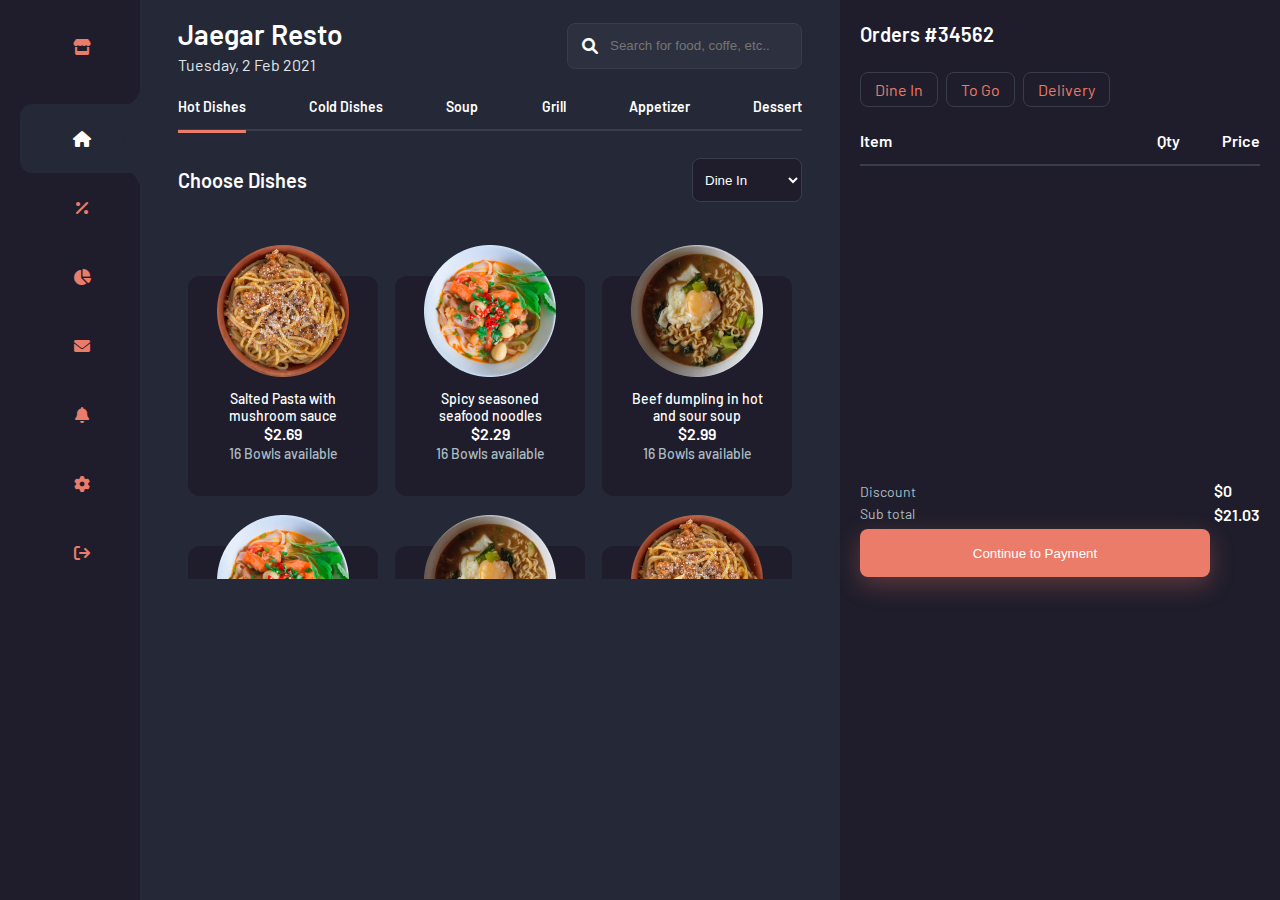
<file: lesson_3.20/index.html>
<!DOCTYPE html>
<html lang="en">

<head>
  <meta charset="UTF-8">
  <meta name="viewport" content="width=device-width, initial-scale=1.0">
  <title>Food-POS-Dark</title>
  <link rel="stylesheet" href="https://cdnjs.cloudflare.com/ajax/libs/font-awesome/6.0.0-beta3/css/all.min.css">
  <link rel="stylesheet" href="css/style.css">
</head>

<body>
  <section class="home-page">
    <section id="sidebar">
      <ul class="sidebar__list">
        <a  href="#">
          <i class="fa-solid fa-store"></i>
        </a>
        <a href="index.html" class="hovered" >
          <i class="fa-solid fa-house sidebar--icon--active"></i>
        </a>
        <a href="#">
          <i class="fa-solid fa-percent"></i>
        </a>
        <a href="data.html">
          <i class="fa-solid fa-chart-pie"></i>
        </a>
        <a href="#">
          <i class="fa-solid fa-envelope"></i>
        </a>
        <a href="#">
          <i class="fa-solid fa-bell"></i>
        </a>
        <a href="settings.html">
          <i class="fa-solid fa-gear"></i>
        </a>
        <a href="#">
          <i class="fa-solid fa-arrow-right-from-bracket"></i>
        </a>
      </ul>
    </section>
    <section id="menu">
      <div class="menu__headr">
        <div>
          <h2 class="menu-title">Jaegar Resto</h2>
          <p class="menu-data">Tuesday, 2 Feb 2021</p>
        </div>
        <form class="menu-form">
          <i class="fa-solid fa-magnifying-glass" style="color: white;"></i>
          <input  id="searchInput" type="text" placeholder="Search for food, coffe, etc..">
        </form>
      </div>
      <div class="menu__nav">
        <ul>
          <li>
            <a class="menu__nav--active" href="#">Hot Dishes</a>
          </li>
          <li>
            <a href="#">Cold Dishes</a>
          </li>
          <li>
            <a href="#">Soup</a>
          </li>
          <li>
            <a href="#">Grill</a>
          </li>
          <li>
            <a href="#">Appetizer</a>
          </li>
          <li>
            <a href="#">Dessert</a>
          </li>
        </ul>
        <span></span>
      </div>
      <div class="menu">
        <div class="menu__search">
          <h2>Choose Dishes</h2>
          <select>
            <option selected value="dine In">Dine In</option>
            <option value="to-Go ">To Go </option>
            <option value="delivery">Delivery</option>
          </select>
        </div>
      </div>
      <div class="cards">
        <div class="card">
          <img src="img/Images.png" alt="img">
          <div class="card__body">
            <h3 id="cardTitle">Salted Pasta with mushroom sauce</h3>
            <p>$2.69</p>
            <span>16 Bowls available</span>
          </div>
        </div>
        <div class="card">
          <img src="img/Image 1.png" alt="img">
          <div class="card__body">
            <h3 id="cardTitle">Spicy seasoned seafood noodles</h3>
            <p>$2.29</p>
            <span>16 Bowls available</span>
          </div>
        </div>
        <div class="card">
          <img src="img/Image 6.png" alt="img">
          <div class="card__body">
            <h3 id="cardTitle">Beef dumpling in hot and sour soup</h3>
            <p>$2.99</p>
            <span>16 Bowls available</span>
          </div>
        </div>
        <div class="card">
          <img src="img/Image 1.png" alt="img">
          <div class="card__body">
            <h3 id="cardTitle">Spicy seasoned seafood noodles</h3>
            <p>$2.29</p>
            <span>16 Bowls available</span>
          </div>
        </div>
        <div class="card">
          <img src="img/Image 6.png"  alt="img">
          <div class="card__body">
            <h3 id="cardTitle">Beef dumpling in hot and sour soup</h3>
            <p>$2.99</p>
            <span>16 Bowls available</span>
          </div>
        </div>
        <div class="card">
          <img src="img/Images.png" alt="img">
          <div class="card__body">
            <h3 id="cardTitle">Salted Pasta with mushroom sauce</h3>
            <p>$2.69</p>
            <span>16 Bowls available</span>
          </div>
        </div>
        <div class="card">
          <img src="img/Images.png" alt="img">
          <div class="card__body">
            <h3 id="cardTitle">Salted Pasta with mushroom sauce</h3>
            <p>$2.69</p>
            <span>16 Bowls available</span>
          </div>
        </div>
        <div class="card">
          <img src="img/Image 1.png" alt="img">
          <div class="card__body">
            <h3 id="cardTitle">Spicy seasoned seafood noodles</h3>
            <p>$2.29</p>
            <span>16 Bowls available</span>
          </div>
        </div>
        <div class="card">
          <img src="img/Image 6.png" alt="img">
          <div class="card__body">
            <h3 id="cardTitle">Beef dumpling in hot and sour soup</h3>
            <p>$2.99</p>
            <span>16 Bowls available</span>
          </div>
        </div>
        <div class="card">
          <img src="img/Image 1.png" alt="img">
          <div class="card__body">
            <h3 id="cardTitle">Spicy seasoned seafood noodles</h3>
            <p>$2.29</p>
            <span>16 Bowls available</span>
          </div>
        </div>
        <div class="card">
          <img src="img/Image 6.png"  alt="img">
          <div class="card__body">
            <h3 id="cardTitle">Beef dumpling in hot and sour soup</h3>
            <p>$2.99</p>
            <span>16 Bowls available</span>
          </div>
        </div>
        <div class="card">
          <img src="img/Images.png" alt="img">
          <div class="card__body">
            <h3 id="cardTitle">Salted Pasta with mushroom sauce</h3>
            <p>$2.69</p>
            <span>16 Bowls available</span>
          </div>
        </div>
      </div>
    </section>
    <section id="orders">
      <div class="orders_headr">
        <h2>Orders #34562</h2>
        <ul>
          <li><a href="#">Dine In</a></li>
          <li><a href="#">To Go</a></li>
          <li><a href="#">Delivery</a></li>
        </ul>
        <div class="row">
          <h4>Item</h4>
          <div class="row">
            <p>Qty</p>
            <p>Price</p>
          </div>
        </div>
        <span></span>
      </div>
      <div class="orders_list">
      </div>
      <div class="orders_footer">
        <div class="row">
          <div class="text-sum">
            <h4>Discount</h4>
            <h4>Sub total</h4>
          </div>
          <div class="sum">
            <p>$0</p>
            <p>$21.03</p>
          </div>
        </div>
        <button>Continue to Payment</button>
      </div>
    </section>
    <div  id="payment"> 
      <div class="payment__heade">
        <h2>Payment</h2>
        <p>3 payment method available</p>
        <span></span>
      </div> 
      <div class="payment__cards">
        <h2>Payment Method</h2>
        <div class="payment__cards-item">
          <div class="payment__card pay_clik">
            <i class="fa-solid fa-credit-card" style="color: white;"></i>
            <p>Credit Card</p>
          </div>
          <div class="payment__card">
            <i class="fa-brands fa-paypal" style="color: white;"></i>
            <p>Credit Card</p>
          </div>
          <div class="payment__card">
            <i class="fa-solid fa-wallet" style="color: white;"></i>
            <p>Credit Card</p>
          </div>
        </div>
      </div>
      <form class="pay_form">
        <label for="name">Cardholder Name</label>
        <input  class="pay_input_heat" id="name" type="text" placeholder="Levi Ackerman" required >
        <br><br>
        <label for="raqam">Card Number</label>
        <input class="pay_input_heat" id="raqam" type="number" placeholder="2564 1421 0897 1244" required><br><br>
        <div class="row">
          <div>
            <label for="data">Expiration Date</label><br>
            <input id="data" type="date" placeholder="02/02/2022" required>
          </div>
          <div>
            <label for="cvv">CVV</label><br>
            <input id="cvv" type="password" placeholder="***" required>
          </div>
        </div>
        <span></span>
        <button class="pay_cancel" >Cancel</button>
        <button class="pay_submit" type="submit">Confirm Payment</button>
      </form>
    </div>
  </section>


  <script src="js/app.js"></script>
</body>

</html>
</file>
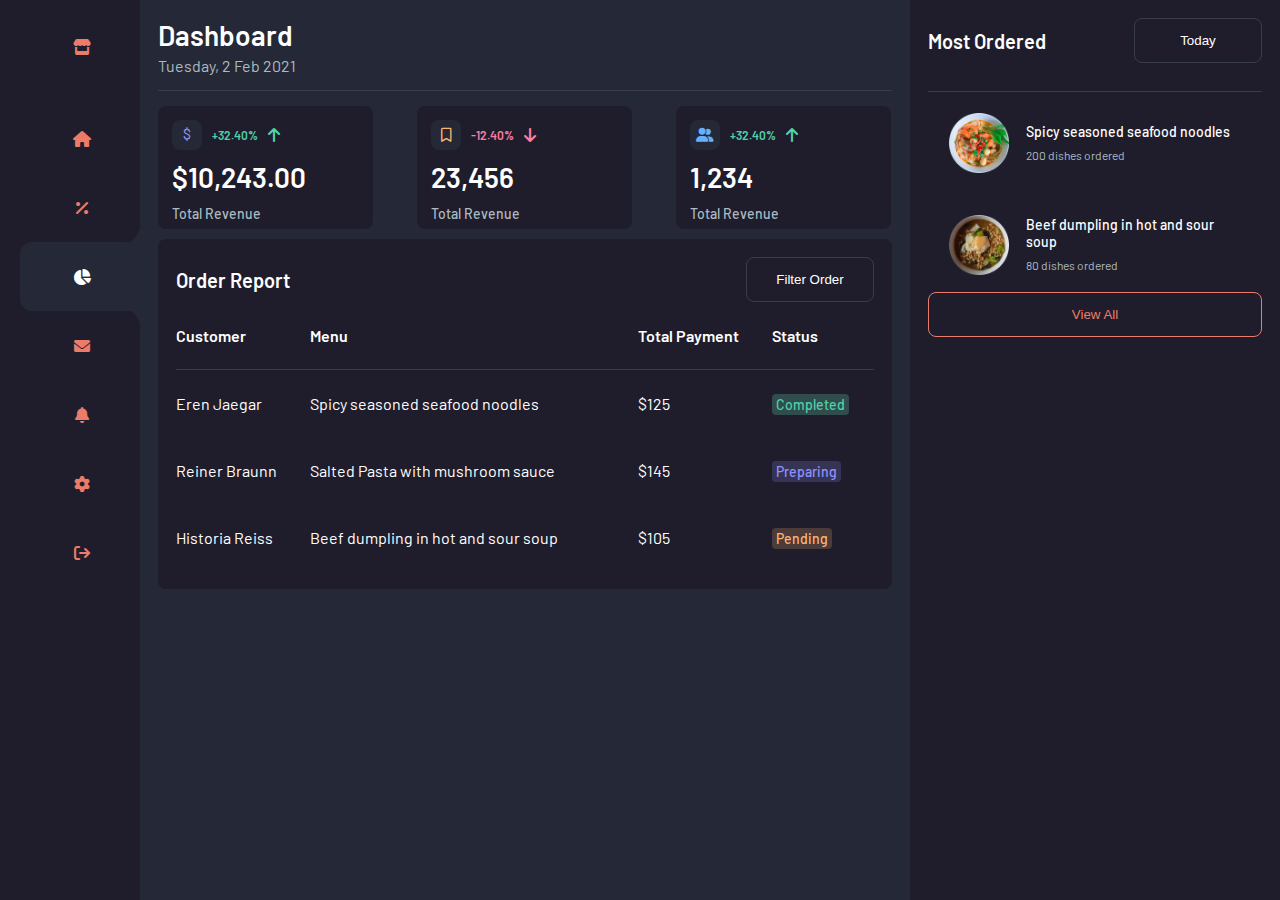
<file: lesson_3.20/data.html>
<!DOCTYPE html>
<html lang="en">

<head>
  <meta charset="UTF-8">
  <meta name="viewport" content="width=device-width, initial-scale=1.0">
  <title>Food-POS-Dark</title>
  <link rel="stylesheet" href="https://cdnjs.cloudflare.com/ajax/libs/font-awesome/6.0.0-beta3/css/all.min.css">
  <link rel="stylesheet" href="css/style.css">
  <link rel="stylesheet" href="css/data_css.css">
</head>

<body>
  <section class="data-page">
    <section id="sidebar">
      <ul class="sidebar__list">
        <a href="#">
          <i class="fa-solid fa-store"></i>
        </a>
        <a href="index.html">
          <i class="fa-solid fa-house sidebar--icon--active"></i>
        </a>
        <a href="#">
          <i class="fa-solid fa-percent"></i>
        </a>
        <a href="data.html" class="hovered">
          <i class="fa-solid fa-chart-pie"></i>
        </a>
        <a href="#">
          <i class="fa-solid fa-envelope"></i>
        </a>
        <a href="#">
          <i class="fa-solid fa-bell"></i>
        </a>
        <a href="settings.html">
          <i class="fa-solid fa-gear"></i>
        </a>
        <a href="#">
          <i class="fa-solid fa-arrow-right-from-bracket"></i>
        </a>
      </ul>
    </section>
    <section id="data__menu">
      <div class="data__head">
        <h2>Dashboard</h2>
        <p>Tuesday, 2 Feb 2021</p>
        <span></span>
      </div>
      <div class="data__cards">
        <div class="data_card">
          <div class="data_card--icon">
            <span>$</span>
            <p>+32.40%</p>
            <i class="fa-solid fa-arrow-up" style="color: rgba(80, 209, 170, 1);"></i>
          </div>
          <h3>$10,243.00</h3>
          <p>Total Revenue</p>
        </div>
        <div class="data_card">
          <div class="data_card--icon">
            <span><i class="fa-regular fa-bookmark" style="color: rgba(255, 181, 114, 1);"></i></span>
            <p style="color: rgba(255, 124, 163, 1);">-12.40%</p>
            <i class="fa-solid fa-arrow-down" style="color: rgba(255, 124, 163, 1);"></i>
          </div>
          <h3>23,456</h3>
          <p>Total Revenue</p>
        </div>
        <div class="data_card">
          <div class="data_card--icon">
            <span><i class="fa-solid fa-user-group" style="color: rgba(101, 176, 246, 1);"></i></span>
            <p>+32.40%</p>
            <i class="fa-solid fa-arrow-up" style="color: rgba(80, 209, 170, 1);"></i>
          </div>
          <h3>1,234</h3>
          <p>Total Revenue</p>
        </div>
      </div>

      <div class="detal">
          <div class="report">
            <h2>Order Report</h2>
            <button>Filter Order</button>
          </div>
          <table>
            <thead>
              <tr>
                <td>Customer</td>
                <td>Menu</td>
                <td>Total Payment</td>
                <td>Status</td>
              </tr>
            </thead>
            <tbody>
              <tr>
                <td>Eren Jaegar</td>
                <td>Spicy seasoned seafood noodles </td>
                <td>$125</td>
                <td><span class="status completed">Completed</span></td>
              </tr>
              <tr>
                <td>Reiner Braunn</td>
                <td>Salted Pasta with mushroom sauce </td>
                <td>$145</td>
                <td><span class="status preparing">Preparing</span></td>
              </tr>
              <tr>
                <td>Historia Reiss</td>
                <td>Beef dumpling in hot and sour soup </td>
                <td>$105</td>
                <td><span class="status pending">Pending</span></td>
              </tr>
            </tbody>
          </table>
      </div>
    </section>
    <section class="most">
      <div class="report">
        <h2>Most Ordered</h2>
        <button>Today</button>
      </div>
      <div class="most__list">
        <div class="most__card">
          <img src="img/Image 1.png" alt="">
          <div class="most__card-text">
            <p>Spicy seasoned seafood noodles</p>
            <span>200 dishes ordered</span>
          </div>
        </div>
        <div class="most__card">
          <img src="img/Image 6.png" alt="">
          <div class="most__card-text">
            <p>Beef dumpling in hot and sour soup</p>
            <span>80 dishes ordered</span>
          </div>
        </div>
        <div class="most__card">
          <img src="img/Images.png" alt="">
          <div class="most__card-text">
            <p>Salted pasta with mushroom sauce</p>
            <span>120 dishes ordered</span>
          </div>
        </div>
        <div class="most__card">
          <img src="img/Image 1.png" alt="">
          <div class="most__card-text">
            <p>Spicy seasoned seafood noodles</p>
            <span>200 dishes ordered</span>
          </div>
        </div>
        <div class="most__card">
          <img src="img/Image 6.png" alt="">
          <div class="most__card-text">
            <p>Beef dumpling in hot and sour soup</p>
            <span>80 dishes ordered</span>
          </div>
        </div>
        <div class="most__card">
          <img src="img/Images.png" alt="">
          <div class="most__card-text">
            <p>Salted pasta with mushroom sauce</p>
            <span>120 dishes ordered</span>
          </div>
        </div>
        <div class="most__card">
          <img src="img/Image 1.png" alt="">
          <div class="most__card-text">
            <p>Spicy seasoned seafood noodles</p>
            <span>200 dishes ordered</span>
          </div>
        </div>
        <div class="most__card">
          <img src="img/Image 6.png" alt="">
          <div class="most__card-text">
            <p>Beef dumpling in hot and sour soup</p>
            <span>80 dishes ordered</span>
          </div>
        </div>
        <div class="most__card">
          <img src="img/Images.png" alt="">
          <div class="most__card-text">
            <p>Salted pasta with mushroom sauce</p>
            <span>120 dishes ordered</span>
          </div>
        </div>
      </div>
      <button class="view">View All</button>
    </section>
  </section>


  <script src="js/data.js"></script>
</body>

</html>
</file>
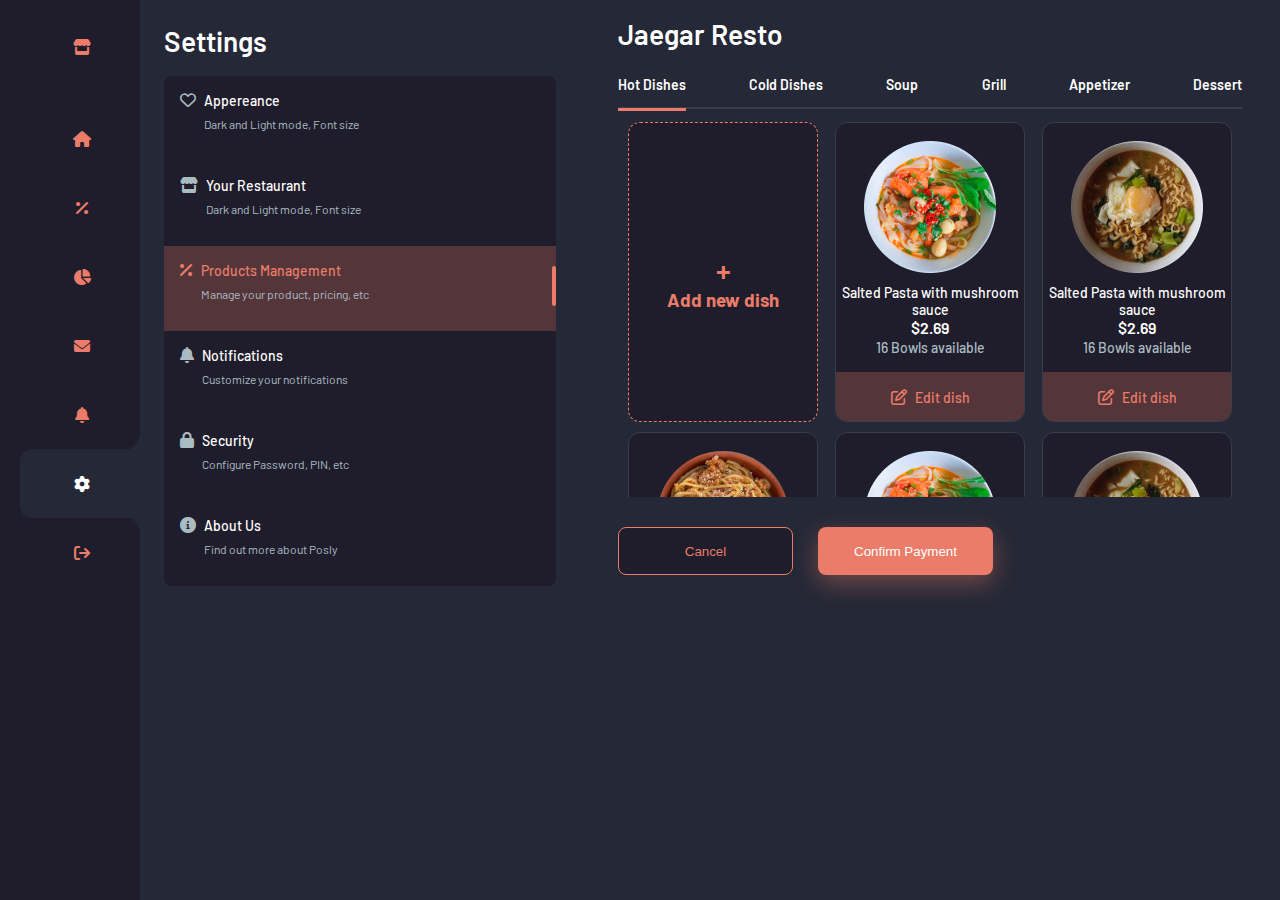
<file: lesson_3.20/settings.html>
<!DOCTYPE html>
<html lang="en">

<head>
  <meta charset="UTF-8">
  <meta name="viewport" content="width=device-width, initial-scale=1.0">
  <title>Food-POS-Dark</title>
  <link rel="stylesheet" href="https://cdnjs.cloudflare.com/ajax/libs/font-awesome/6.0.0-beta3/css/all.min.css">
  <link rel="stylesheet" href="css/style.css">
  <link rel="stylesheet" href="css/settings.css">
</head>

<body>
  <section class="settings-page">
    <section id="sidebar">
      <ul class="sidebar__list">
        <a  href="#">
          <i class="fa-solid fa-store"></i>
        </a>
        <a href="index.html" >
          <i class="fa-solid fa-house sidebar--icon--active"></i>
        </a>
        <a href="#">
          <i class="fa-solid fa-percent"></i>
        </a>
        <a href="data.html">
          <i class="fa-solid fa-chart-pie"></i>
        </a>
        <a href="#">
          <i class="fa-solid fa-envelope"></i>
        </a>
        <a href="#">
          <i class="fa-solid fa-bell"></i>
        </a>
        <a href="settings.html"  class="hovered">
          <i class="fa-solid fa-gear"></i>
        </a>
        <a href="#">
          <i class="fa-solid fa-arrow-right-from-bracket"></i>
        </a>
      </ul>
    </section>
    <section id="layout">
      <h2>Settings</h2>
      <ul class="layout__list">
       <li>
        <i class="fa-regular fa-heart"></i>
        <div class="li_text">
          <p>Appereance</p>
          <span>Dark and Light mode, Font size</span>
        </div>
      </li>
      <li>
        <i class="fa-solid fa-store"></i>
        <div class="li_text">
          <p>Your Restaurant</p>
          <span>Dark and Light mode, Font size</span>
        </div>
      </li>
      <li class="li_hover">
        <i class="fa-solid fa-percent"></i>
        <div class="li_text">
          <p>Products Management</p>
          <span>Manage your product, pricing, etc</span>
        </div>
      </li>
      <li>
        <i class="fa-solid fa-bell"></i>
        <div class="li_text">
          <p>Notifications</p>
          <span>Customize your notifications</span>
        </div>
      </li>
      <li>
        <i class="fas fa-lock"></i>
        <div class="li_text">
          <p>Security</p>
          <span>Configure Password, PIN, etc</span>
        </div>
      </li>
      <li>
        <i class="fa-solid fa-circle-info"></i>
        <div class="li_text">
          <p>About Us</p>
          <span>Find out more about Posly</span>
        </div>
      </li>
      </ul>
    </section>
    <section id="menu">
      <div class="menu__headr">
        <div>
          <h2 class="menu-title">Jaegar Resto</h2>  
        </div>
      </div>
      <div class="menu__nav">
        <ul>
          <li>
            <a class="menu__nav--active" href="#">Hot Dishes</a>
          </li>
          <li>
            <a href="#">Cold Dishes</a>
          </li>
          <li>
            <a href="#">Soup</a>
          </li>
          <li>
            <a href="#">Grill</a>
          </li>
          <li>
            <a href="#">Appetizer</a>
          </li>
          <li>
            <a href="#">Dessert</a>
          </li>
        </ul>
        <span></span>
      </div>
      <div class="ly_cards">
        <div class="ly_card card_add">
          <div>
            <p>+</p>
            <h3>Add new dish</h3>
          </div>
        </div>
        <div class="ly_card">
          <img src="img/Image 1.png" alt="img">
          <div class="ly_card__body">
            <h3 id="cardTitle">Salted Pasta with mushroom sauce</h3>
            <p>$2.69</p>
            <span>16 Bowls available</span>
          </div>
          <div class="edit">
            <i class="fa-regular fa-pen-to-square"></i>
            <p>Edit dish</p>
          </div>
        </div> <div class="ly_card">
          <img src="img/Image 6.png" alt="img">
          <div class="ly_card__body">
            <h3 id="cardTitle">Salted Pasta with mushroom sauce</h3>
            <p>$2.69</p>
            <span>16 Bowls available</span>
          </div>
          <div class="edit">
            <i class="fa-regular fa-pen-to-square"></i>
            <p>Edit dish</p>
          </div>
        </div> <div class="ly_card">
          <img src="img/Images.png" alt="img">
          <div class="ly_card__body">
            <h3 id="cardTitle">Salted Pasta with mushroom sauce</h3>
            <p>$2.69</p>
            <span>16 Bowls available</span>
          </div>
          <div class="edit">
            <i class="fa-regular fa-pen-to-square"></i>
            <p>Edit dish</p>
          </div>
        </div> <div class="ly_card">
          <img src="img/Image 1.png" alt="img">
          <div class="ly_card__body">
            <h3 id="cardTitle">Salted Pasta with mushroom sauce</h3>
            <p>$2.69</p>
            <span>16 Bowls available</span>
          </div>
          <div class="edit">
            <i class="fa-regular fa-pen-to-square"></i>
            <p>Edit dish</p>
          </div>
        </div> <div class="ly_card">
          <img src="img/Image 6.png" alt="img">
          <div class="ly_card__body">
            <h3 id="cardTitle">Salted Pasta with mushroom sauce</h3>
            <p>$2.69</p>
            <span>16 Bowls available</span>
          </div>
          <div class="edit">
            <i class="fa-regular fa-pen-to-square"></i>
            <p>Edit dish</p>
          </div>
        </div>
      </div>
      <div class="ly_button">
        <button class="pay_cancel" >Cancel</button>
        <button class="pay_submit" type="submit">Confirm Payment</button>
      </div>
    </section>

  </section>


  <script src="js/settings.js"></script>
</body>

</html>
</file>
<file: lesson_3.20/css/style.css>
@import url('https://fonts.googleapis.com/css2?family=Barlow:wght@400;500;600&display=swap');

*{
  margin: 0;
  padding: 0;
  box-sizing: border-box;
}

body{
  margin: 0;
  padding: 0;
  font-family: "Barlow", sans-serif;
  background-color: rgb(37, 40, 54);
  overflow: hidden;
}

::-webkit-scrollbar{
  width: 5px;
}
::-webkit-scrollbar-thumb{
  background-color:#2d303e;
  border-radius: 10px;
}


ul {
  list-style: none;
}

a{
  text-decoration: none;
}

input:focus{
  outline: none;
}

.row{
  display: flex;
  align-items: center;
  justify-content: space-between;
}


.home-page{
  display: grid;
  grid-template-columns:140px  700px auto;
}


/*sidebar */

#sidebar{
  text-align: center;
  height: 100vh;
  background-color: #1f1d2b;
  overflow: hidden;
}

.sidebar__list {
  border-left: 20px solid  #1f1d2b ;
}

.sidebar__list a{
  display: inline-block;
  width: 124px;
  padding: 25px 0px;
  border-radius: 12px 0 0 12px;
  position: relative;
}



.sidebar__list a.hovered::before{
  content: "";
  position: absolute;
  width: 35px;
  height: 35px;
  border-radius: 50%;
  top: -47%;
  right: 5px;
  background: transparent;
  box-shadow: 35px 35px 0 18px  rgb(37, 40, 54);
  pointer-events: none;
}

.sidebar__list a.hovered::after
{
  content: "";
  position: absolute;
  width: 35px;
  height: 35px;
  border-radius: 50%;
  bottom: -47%;
  background: transparent;
  right: 5px;
  box-shadow: 35px -35px 0 18px  rgb(37, 40, 54);
  pointer-events: none;
}



.sidebar__list a:nth-child(1){
  width: 124px;
  padding: 27.4px 0px;
  border-radius: 12px 0 0 12px;
  pointer-events: none;
  margin-top: 10px;
  margin-bottom: 20px;
}



/* .sidebar__list li:hover, */
.sidebar__list a.hovered {
  background-color: rgb(37, 40, 54);
}
.sidebar__list a:hover > .fa-solid ,
.sidebar__list a.hovered >  .fa-solid{
  color: white;
}


.sidebar__list a >  .fa-solid {
  color: #ea7c69;
}

.logo{
  padding: 15px;
  background-color:rgba(235, 149, 106, 0.203);
  border-radius: 12px;
}

/* menu */

#menu{
  padding: 15px 38px;
}

.menu__headr{
  display: flex;
  align-items: center;
  justify-content: space-between;
  margin-bottom: 20px;
}


.menu-title{
  font-size: 28px;
  font-weight: 600;
  line-height: 39px;
  color: white;
}
.menu-data {
  font-size: 16px;
  font-weight: 400;
  line-height: 22px;
  color: rgb(224, 230, 233);
}

.menu-form{
  display: flex;
  align-items: center;
  gap: 12px;
  padding: 14px;
  border: 1px solid #393c49;
  border-radius: 8px;
  background-color: #2d303e;
}

.menu-form > input{
  border: none;
  background-color: transparent;
  color: white;
}

.menu-form > input:focus {
  outline: none;
}


.menu__nav > ul {
  position: relative;
  display: flex;
  align-items: center;
  justify-content: space-between;
}

.menu__nav > ul > li >a {
  color: white;
  font-size: 14px;
  font-weight: 600;
  padding-bottom:14.5px ;
}
.menu__nav > ul > li >a:hover {
  opacity: .8;
}
.menu__nav--active{
  border-bottom: 3px solid rgba(234, 124, 105, 1);
}

.menu__nav > span {
  display: inline-block;
  width: 100%;
  height: 2px;
  background-color: rgb(57, 60, 73);
}


.menu__search {
  display: flex;
  align-items: center;
  justify-content: space-between;
  padding: 24px 0;
}

.menu__search > h2 {
  font-size: 20px;
  font-weight: 600;
  color: white;
}

.menu__search > select {
  width: 110px;
  height: 44px;
  border-radius: 8px;
  background-color: rgba(31, 29, 43, 1);
  border: 1px solid rgba(57, 60, 73, 1);
  color: white;
  padding: 8px;
}

.menu__search > select:focus{
  outline: none;
}


/* cards */

.cards{
  width: 100%;
  height: 353px;
  display: flex;
  align-items: center;
  justify-content: space-between;
  flex-wrap: wrap;
  overflow-y: scroll;
  padding: 0 10px;
}

.card {
  margin-top: 50px;
  position: relative;
  text-align: center;
  color: white;
  width: 190px;
  height: 220px;
  padding: 114px 24px 24px 24px ;
  background-color: rgba(31, 29, 43, 1);
  border-radius: 12px;
}

.card > img {
  position: absolute;
  top: -14%;
  left: 50%;
  transform: translateX(-50%);
}

.card__body > h3 ,span{
  font-size: 14px;
  font-weight: 500;
}

.card__body > span{
  color: rgba(171, 187, 194, 1);
}

/* Orders */

#orders{
  padding: 20px;
  background-color: rgba(31, 29, 43, 1);
  height: 100vh;
}


.orders_headr > h2 {
  font-size: 20px;
  font-weight: 600;
  line-height: 28px;
  margin-bottom: 24px;
  color: white;
}

.orders_headr > ul {
  display: flex;
  width: 250px;
  justify-content: space-between;
  margin-bottom: 24px;
}

.orders_headr > ul > li {
  border: 1px solid rgba(57, 60, 73, 1);
  border-radius: 8px;
  padding: 7px 14px;
}

.orders_headr > ul > li > a {
  color: rgba(234, 124, 105, 1);
}

.orders_headr > span{
  display: inline-block;
  width: 100%;
  height: 2px;
  background-color: #393c49;
}

.orders_headr > .row > h4 , p {
  color: white;
  font-weight: 600;
  font-size: 16px;
}

.orders_headr > .row > .row  p{
  margin-left: 42px;
}


.orders_list {
  padding-top: 20px;
  height: 300px;
  overflow-y: scroll;
  padding-right: 10px;
}

.orders_item > .row > .row >img {
  width: 50px;
  height: 50px;
  margin-right: 10px;
}

.orders_item_card > h4 {
  color: white;
  font-size: 14;
  font-weight: 500;
}

.orders_item_card > span {
  color: rgba(136, 152, 152, 1);
  font-size: 12px;
  font-weight: 500;
}

.orders_item{
  margin-top: 12px;
}

#how {
  width: 40px;
  height: 40px;
  border-radius: 8px;
  background-color: rgba(45, 48, 62, 1);
  padding: 12px 16.5px;
  color: white;
  margin-right: 24px;
}

.orders__massege {
  margin-top: 10px;
}

.orders__massege > input {
  background-color: rgba(45, 48, 62, 1);
  border-radius: 8px;
  border: 1px solid rgb(57, 60, 73);
  padding: 14px 14px;
  color: white;
  width: 80%;
}

.orders__massege > input:focus {
  outline: none;
}

.orders__massege > button {
  width: 40px;
  height: 40px;
  border-radius:8px ;
  padding: 12px 13px;
  border: 1px solid #ff7ca3;
  background-color: rgba(31, 29, 43, 1);
  margin-left: 20px;
  cursor: pointer;
}


.orders_footer {
  padding-top: 12px;
}

.text-sum > h4 {
  color: rgba(171, 187, 194, 1);
  font-size: 14px;
  font-weight: 400;
  margin-bottom: 5px;
}


.sum > p{
  color: white;
  font-size: 16px;
  font-weight: 600;
  margin-bottom: 5px;
}

.orders_footer > button {
  width: 350px;
  height: 48px;
  border-radius: 8px;
  background-color: rgba(234, 124, 105, 1);
  box-shadow: 0px 8px 24px 0px rgba(234, 124, 105, 0.3);
  color: white;
  border: none;
  cursor: pointer;
}


/* payment */

#payment {
  display: none;
}

#payment {
  padding: 18px 24px 24px 24px ;
  background-color: rgba(31, 29, 43, 1);
}

.payment__heade > h2 {
  font-weight: 600;
  font-size: 28;
  line-height: 39px;
  margin-bottom: 4px;
  color: white;
}

.payment__heade > p {
  font-size: 16px;
  font-weight: 500;
  line-height: 22px;
  color: rgba(171, 187, 194, 1);
}
.payment__heade > span {
  display: inline-block;
   width: 100%;
   height: 1px ;
   border-radius: 8px;
   background-color: rgba(136, 152, 152, 1);
}

.payment__cards {
 padding: 16px 0 ;
}

.payment__cards > h2 {
  color: white;
  font-size: 20px;
  font-weight: 600;
  line-height: 29px;
  margin-bottom: 12px;
}

.payment__cards-item {
  display: flex;
  align-items: center;
  gap: 8px;
}


.payment__card {
  width: 100px;
  height: 64px;
  border: 1px solid rgb(57, 60, 73);
  border-radius: 8px;
  text-align: center;
  padding: 10px 0;
}
.payment__card  > p {
  font-size: 14px;
  font-weight: 500;
  margin-top: 2px;
}

.pay_clik {
  border: 1px solid white;
}

.pay_form input{
  border-radius: 8px;
  background-color: rgb(45, 48, 62);
  border: none;
  color: white;
}

.pay_form label {
  color: white;
  font-weight: 500;
}

.pay_input_heat{
  width: 100%;
  height: 30px;
  margin-top: 5px;
  padding:14px ;
}

#data , #cvv {
  width: 185px;
  height: 30px;
  padding: 12px;
  margin-top: 5px;
} 

.pay_form > span{
  display: inline-block;
  width: 100%;
  height: 1px;
  background-color: rgba(57, 60, 73, 1);
  margin-top: 22px;
}

.pay_form > button {
  width: 175px;
  height: 48px;
  border-radius: 8px;
  padding: 14px;
  margin-top: 30px;
}

.pay_cancel{
  color: rgba(234, 124, 105, 1);
  background-color: rgba(31, 29, 43, 1);
  border: 1px solid rgba(234, 124, 105, 1);
  margin-right: 22px;
}
.pay_submit{
  background-color: rgba(234, 124, 105, 1);
  box-shadow: 0px 8px 24px 0px rgba(234, 124, 105, 0.4);
  color: white;
  border: none;
}
</file>
<file: lesson_3.20/css/data_css.css>
.data-page{
  display: grid;
  grid-template-columns:140px  770px auto;
}
#data__menu{
  padding: 18px;
}

.data__head > h2  {
  font-weight: 600;
  font-size: 28px;
  color: white;
}

.data__head > p  {
  font-weight: 400;
  font-size: 16px;
  color: rgba(171, 187, 194, 1);
  margin-top: 4px;
}

.data__head > span{
  display: inline-block;
  width: 100%;
  height: 1px;
  background-color: rgba(57, 60, 73, 1);
} 



.data__cards{
  padding-top: 12px;
  display: flex;
  align-items: center;
  gap: 44px;
}

.data_card {
  width: 215px;
  height: 123px;
  border-radius: 8px;
  background-color: rgba(31, 29, 43, 1);
  padding: 14px 0 14px 14px;
  margin-bottom: 10px;
}

.data_card:hover{
 background-color: rgb(32, 34, 48);
}

.data_card > h3{
  font-size: 28px;
  font-weight: 600;
  line-height: 39px;
  margin-bottom: 8px;
  color: white;
}

.data_card > p{
  color: rgba(171, 187, 194, 1);
  font-size: 14px;
  font-weight: 500;
}

.data_card--icon{
  display: flex;
  align-items:center;
  gap: 10px;
  margin-bottom: 8px;
}

.data_card--icon > span {
  display: inline-block;
  color: rgba(146, 136, 224, 1);
  width: 30px;
  height: 30px;
  text-align: center;
  padding: 6px 0;
  background-color: rgb(37, 40, 54);
  border-radius: 8px;
}

.data_card--icon > p{
  color: rgba(80, 209, 170, 1);
  font-size: 12px;
}






.detal{
  background-color: rgba(31, 29, 43, 1);
  padding: 18px ;
  border-radius: 8px;
}


.report{
  display: flex;
  align-items: center;
  justify-content: space-between;
  border-radius: 8px;
}
.report > h2 {
  font-size: 20px;
  font-weight: 600;
  line-height: 28px;
  color: white;
}

.report > button {
  width: 128px;
  height: 45px;
  color: white;
  border-radius:8px ;
  background-color: rgba(31, 29, 43, 1);
  border: 1px solid rgba(57, 60, 73, 1);
}


.detal table {
  width: 100%;
  border-collapse: collapse;
  color: white;
}
.detal table thead{
  border-bottom:1px solid  rgba(57, 60, 73, 1);
}

.detal table thead td {
  font-weight: 600;
  padding: 24px 0;
}




.detal table tbody td{
  padding: 24px 0;
}


.detal table tbody tr:hover{
  background-color: rgb(32, 34, 48);
}


.status.completed{
  padding: 2px 4px;
  border-radius: 4px;
  font-size: 14px;
  font-weight: 500;
  background-color:rgba(107, 226, 190, 0.24);
  color: rgba(80, 209, 170, 1);
}
.status.preparing{
  padding: 2px 4px;
  border-radius: 4px;
  font-size: 14px;
  font-weight: 500;
  background-color:rgba(146, 144, 254, 0.2);
  color:rgba(146, 144, 254, 1);
}
.status.pending{
  padding: 2px 4px;
  border-radius: 4px;
  font-size: 14px;
  font-weight: 500;
  background-color:rgba(255, 181, 114, 0.2);
  color:rgba(255, 181, 114, 1);
}


/* most */

.most{
  padding: 18px;
  background-color: rgba(31, 29, 43, 1);
}

.most__list {
  overflow:hidden ;
  height: 200px;
  transition: .6s;
}

.most .report {
  border-bottom: 1px solid rgba(57, 60, 73, 1);
  padding-bottom: 27.8px;
  border-radius: 0;
}

.most__card {
  display: flex;
  align-items: center;
  gap: 17px;
  padding: 21px; ;
}

.most__card > img {
  width: 60px;
  height: 60px;
}

.most__card-text > p{
  font-size: 14px;
  font-weight: 500;
  color: white;
  margin-bottom: 4px;
}
.most__card-text > span{
  font-size: 12px;
  font-weight: 400;
  color: rgba(171, 187, 194, 1);
}

.view {
 width: 100%;
  border: 1px solid rgba(234, 124, 105, 1);
  border-radius: 8px;
  padding: 14px;
  text-align: center;
  color: rgba(234, 124, 105, 1);
  background-color: rgba(31, 29, 43, 1);
  cursor: pointer;
}
</file>
<file: lesson_3.20/css/settings.css>
.settings-page{
  display: grid;
  grid-template-columns:140px auto  700px;
}


#layout{
  padding: 24px;
}

#layout > h2{
  color: white;
  font-size: 28px;
  font-weight: 600;
}

.layout__list{
  margin-top: 18px;
  background-color: rgba(31, 29, 43, 1);
  border-radius: 8px;
}

.layout__list > li{
  display: flex;
  gap: 8px;
  height: 85px;
  padding: 16px;
  position: relative;
  cursor: pointer;
}

/* li hover */

.li_hover{
  background-color:rgba(234, 124, 105, 0.26);
}

.layout__list > li.li_hover::after{
  content: "";
  height: 40px;
  width: 4px;
  background-color: rgba(234, 124, 105, 1);
  border-radius: 30px;
  top: 23%;
  right: 0;
  position: absolute;
}
.layout__list > li.li_hover > i  {
  color: rgba(234, 124, 105, 1);
}

.layout__list > li.li_hover .li_text > p  {
  color: rgba(234, 124, 105, 1);
}


.layout__list > li i {
  color: rgba(171, 187, 194, 1);
}

.layout__list > li .li_text > p {
  color: white;
  font-size: 14px;
  font-weight: 500;
  margin-bottom: 4px;
}

.layout__list > li .li_text > span {
  color: rgba(171, 187, 194, 1);
  font-size: 12px;
  font-weight: 400;
}

.ly_cards{
  width: 100%;
  height: 385px;
  display: flex;
  align-items: center;
  justify-content: space-between;
  flex-wrap: wrap;
  gap: 10px;
  overflow-y: scroll;
  padding:  10px;
}

.ly_card {
  overflow: hidden;
  text-align: center;
  color: white;
  width: 190px;
  height: 300px;
  background-color: rgba(31, 29, 43, 1);
  border-radius: 12px;
  border: 1px solid rgba(57, 60, 73, 1);
  padding-top: 18px;
}

.ly_card__body {
  margin-top: 8px;
}

.ly_card__body > h3 ,span{
  font-size: 14px;
  font-weight: 500;
}

.ly_card__body > span{
  color: rgba(171, 187, 194, 1);
}


.edit{
  cursor: pointer;
  height: 50px;
  width: 100%;
  background-color:rgba(234, 124, 105, 0.26);
  display: flex;
  align-items: center;
  gap:8px;
  margin-top: 16px;
  color: rgba(234, 124, 105, 1);
  justify-content: center;
}

.edit > p {
  color:rgba(234, 124, 105, 1) ;
  font-size: 14px;
  font-weight: 500;
}

.card_add {
  cursor: pointer;
  border: 1px dashed rgba(234, 124, 105, 1);
  display: flex;
  align-items: center;
  justify-content: center;
}

.card_add div > p {
  font-size: 30px;
  font-weight: 600;
  color: rgba(234, 124, 105, 1);
}

.card_add div > h3 {
  color: rgba(234, 124, 105, 1);
}



button {
  cursor: pointer;
  width: 175px;
  height: 48px;
  border-radius: 8px;
  padding: 14px;
  margin-top: 30px;
}
</file>
